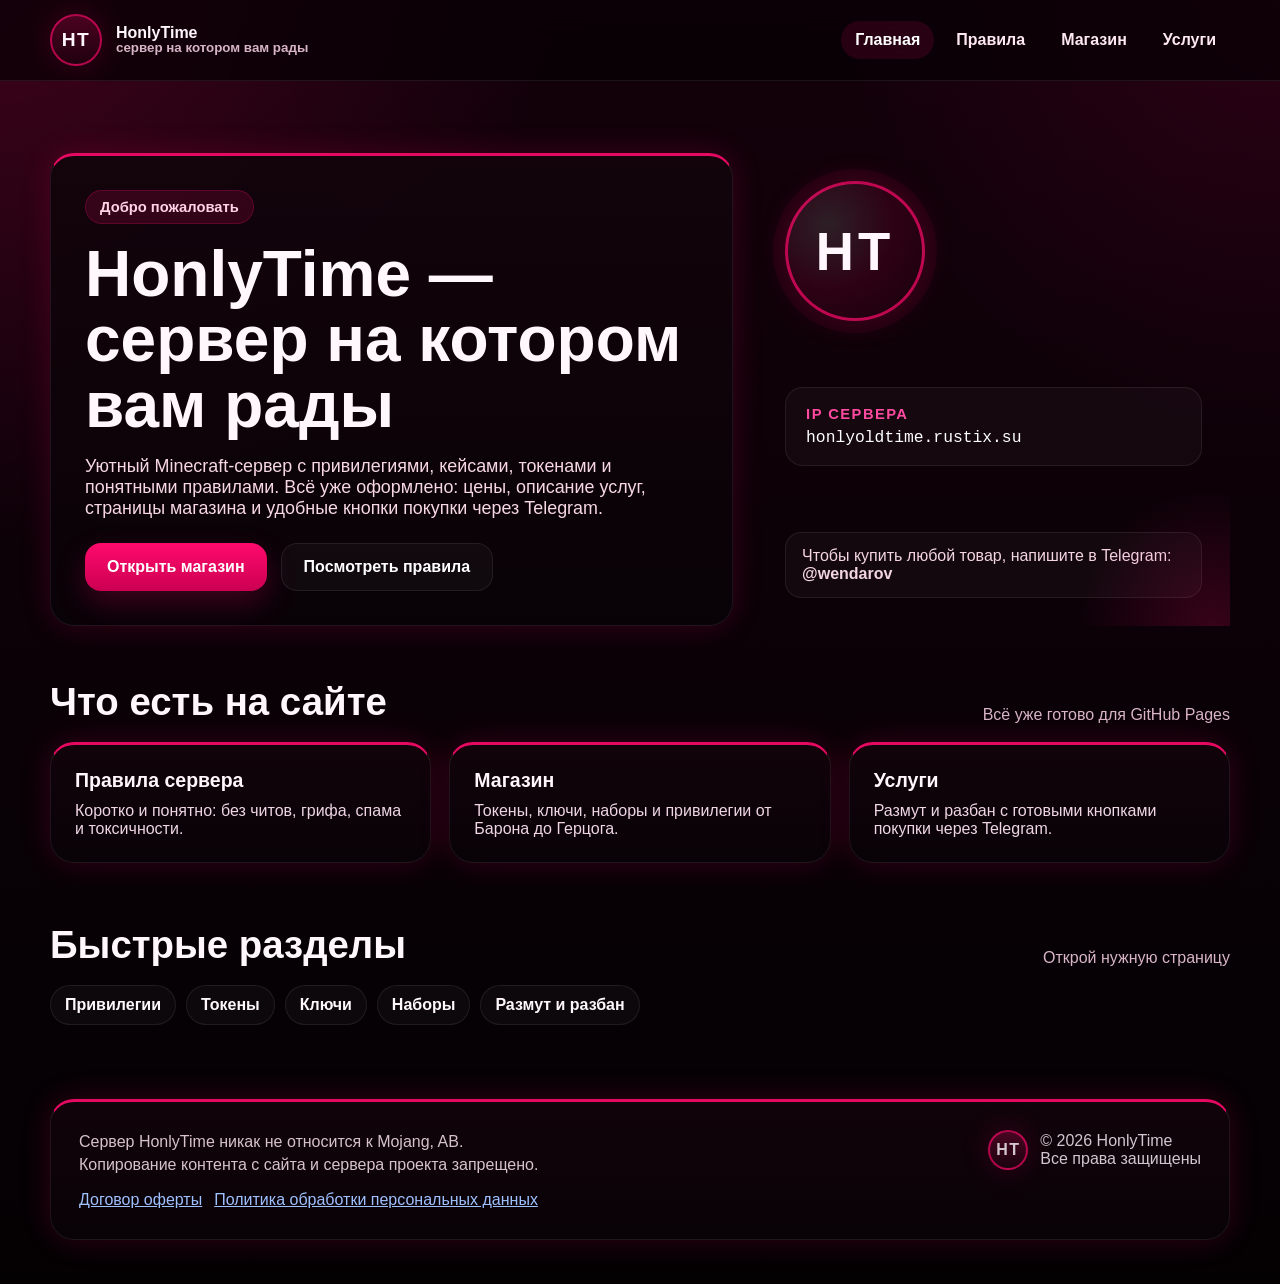
<file: index.html>
<!DOCTYPE html>
<html lang="ru">
<head>
  <meta charset="UTF-8">
  <meta name="viewport" content="width=device-width, initial-scale=1.0">
  <title>HonlyTime — сервер на котором вам рады</title>
  <link rel="stylesheet" href="styles.css">
</head>
<body>
  <header class="site-header">
    <div class="container nav">
      <a class="brand" href="index.html">
        <span class="logo">HT</span>
        <span class="brand-text"><strong>HonlyTime</strong><small>сервер на котором вам рады</small></span>
      </a>
      <nav>
        <a class="active" href="index.html">Главная</a>
        <a href="rules.html">Правила</a>
        <a href="shop.html">Магазин</a>
        <a href="services.html">Услуги</a>
      </nav>
    </div>
  </header>

  <main class="container">
    <section class="hero">
      <div class="hero-card">
        <span class="kicker">Добро пожаловать</span>
        <h1>HonlyTime — сервер на котором вам рады</h1>
        <p>Уютный Minecraft-сервер с привилегиями, кейсами, токенами и понятными правилами. Всё уже оформлено: цены, описание услуг, страницы магазина и удобные кнопки покупки через Telegram.</p>
        <div class="hero-actions">
          <a class="btn btn-primary" href="shop.html">Открыть магазин</a>
          <a class="btn btn-secondary" href="rules.html">Посмотреть правила</a>
        </div>
      </div>
      <aside class="hero-side">
        <div class="big-logo">HT</div>
        <div class="ip-box">
          <strong>IP сервера</strong>
          <code>honlyoldtime.rustix.su</code>
        </div>
        <div class="notice">Чтобы купить любой товар, напишите в Telegram: <strong>@wendarov</strong></div>
      </aside>
    </section>

    <section class="section">
      <div class="section-title">
        <h2>Что есть на сайте</h2>
        <p>Всё уже готово для GitHub Pages</p>
      </div>
      <div class="grid-3">
        <article class="card">
          <h3>Правила сервера</h3>
          <p>Коротко и понятно: без читов, грифа, спама и токсичности.</p>
        </article>
        <article class="card">
          <h3>Магазин</h3>
          <p>Токены, ключи, наборы и привилегии от Барона до Герцога.</p>
        </article>
        <article class="card">
          <h3>Услуги</h3>
          <p>Размут и разбан с готовыми кнопками покупки через Telegram.</p>
        </article>
      </div>
    </section>

    <section class="section">
      <div class="section-title">
        <h2>Быстрые разделы</h2>
        <p>Открой нужную страницу</p>
      </div>
      <div class="anchor-list">
        <a href="shop.html#privileges">Привилегии</a>
        <a href="shop.html#tokens">Токены</a>
        <a href="shop.html#keys">Ключи</a>
        <a href="shop.html#bundles">Наборы</a>
        <a href="services.html">Размут и разбан</a>
      </div>
    </section>
  </main>

  <footer class="footer-wrap">
    <div class="container footer-shell">
      <div class="footer-grid">
        <div class="copy-note">
          <div>Сервер HonlyTime никак не относится к Mojang, AB.</div>
          <div>Копирование контента с сайта и сервера проекта запрещено.</div>
          <div class="footer-links"><a href="rules.html">Договор оферты</a><a href="rules.html">Политика обработки персональных данных</a></div>
        </div>
        <div class="footer-brand">
          <span class="logo small">HT</span>
          <div>© 2026 HonlyTime<br>Все права защищены</div>
        </div>
      </div>
    </div>
  </footer>

  <div class="modal" id="buyModal">
    <div class="modal-card">
      <h3 id="modalTitle">Покупка</h3>
      <p id="modalText">Чтобы купить, напишите в Telegram — @wendarov</p>
      <div class="modal-actions">
        <a class="telegram-link" href="https://t.me/wendarov" target="_blank" rel="noopener noreferrer">Открыть Telegram</a>
        <button class="btn btn-secondary" data-close>Закрыть</button>
      </div>
    </div>
  </div>
  <script src="script.js"></script>
</body>
</html>
</file>
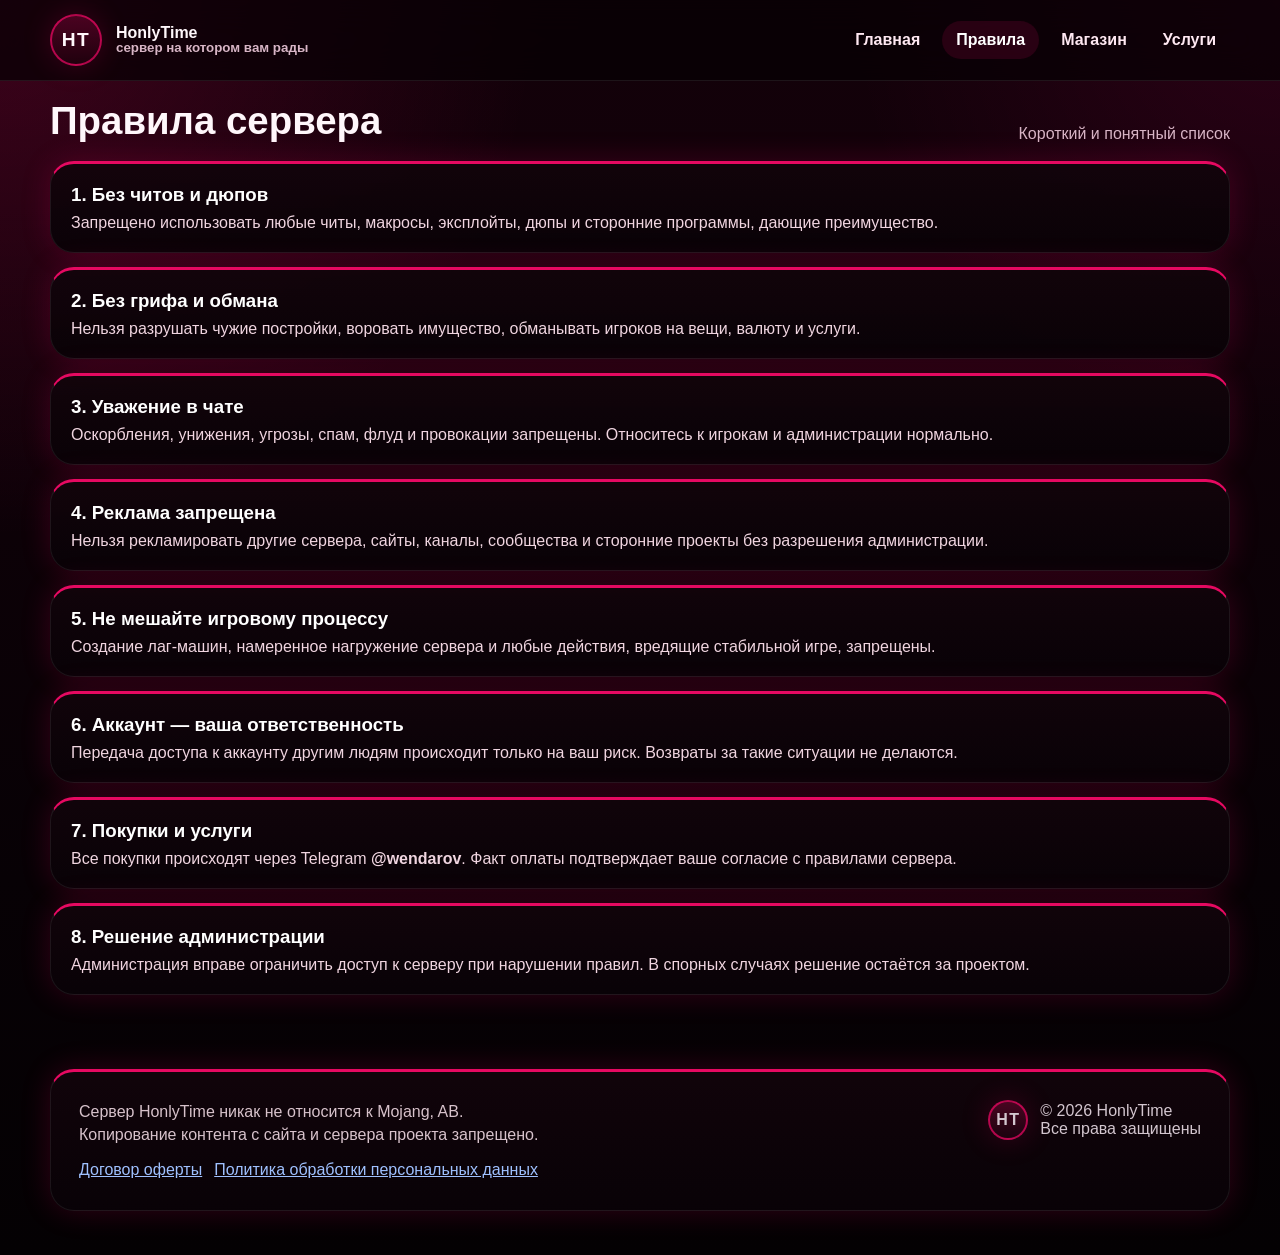
<file: rules.html>
<!DOCTYPE html>
<html lang="ru">
<head>
  <meta charset="UTF-8">
  <meta name="viewport" content="width=device-width, initial-scale=1.0">
  <title>HonlyTime — Правила</title>
  <link rel="stylesheet" href="styles.css">
</head>
<body>
  <header class="site-header">
    <div class="container nav">
      <a class="brand" href="index.html">
        <span class="logo">HT</span>
        <span class="brand-text"><strong>HonlyTime</strong><small>сервер на котором вам рады</small></span>
      </a>
      <nav>
        <a href="index.html">Главная</a>
        <a class="active" href="rules.html">Правила</a>
        <a href="shop.html">Магазин</a>
        <a href="services.html">Услуги</a>
      </nav>
    </div>
  </header>

  <main class="container section">
    <div class="section-title">
      <h2>Правила сервера</h2>
      <p>Короткий и понятный список</p>
    </div>
    <div class="rule-list">
      <article class="rule-card"><h3>1. Без читов и дюпов</h3><p>Запрещено использовать любые читы, макросы, эксплойты, дюпы и сторонние программы, дающие преимущество.</p></article>
      <article class="rule-card"><h3>2. Без грифа и обмана</h3><p>Нельзя разрушать чужие постройки, воровать имущество, обманывать игроков на вещи, валюту и услуги.</p></article>
      <article class="rule-card"><h3>3. Уважение в чате</h3><p>Оскорбления, унижения, угрозы, спам, флуд и провокации запрещены. Относитесь к игрокам и администрации нормально.</p></article>
      <article class="rule-card"><h3>4. Реклама запрещена</h3><p>Нельзя рекламировать другие сервера, сайты, каналы, сообщества и сторонние проекты без разрешения администрации.</p></article>
      <article class="rule-card"><h3>5. Не мешайте игровому процессу</h3><p>Создание лаг-машин, намеренное нагружение сервера и любые действия, вредящие стабильной игре, запрещены.</p></article>
      <article class="rule-card"><h3>6. Аккаунт — ваша ответственность</h3><p>Передача доступа к аккаунту другим людям происходит только на ваш риск. Возвраты за такие ситуации не делаются.</p></article>
      <article class="rule-card"><h3>7. Покупки и услуги</h3><p>Все покупки происходят через Telegram <strong>@wendarov</strong>. Факт оплаты подтверждает ваше согласие с правилами сервера.</p></article>
      <article class="rule-card"><h3>8. Решение администрации</h3><p>Администрация вправе ограничить доступ к серверу при нарушении правил. В спорных случаях решение остаётся за проектом.</p></article>
    </div>
  </main>

  <footer class="footer-wrap">
    <div class="container footer-shell">
      <div class="footer-grid">
        <div class="copy-note">
          <div>Сервер HonlyTime никак не относится к Mojang, AB.</div>
          <div>Копирование контента с сайта и сервера проекта запрещено.</div>
          <div class="footer-links"><a href="rules.html">Договор оферты</a><a href="rules.html">Политика обработки персональных данных</a></div>
        </div>
        <div class="footer-brand">
          <span class="logo small">HT</span>
          <div>© 2026 HonlyTime<br>Все права защищены</div>
        </div>
      </div>
    </div>
  </footer>
  <script src="script.js"></script>
</body>
</html>
</file>
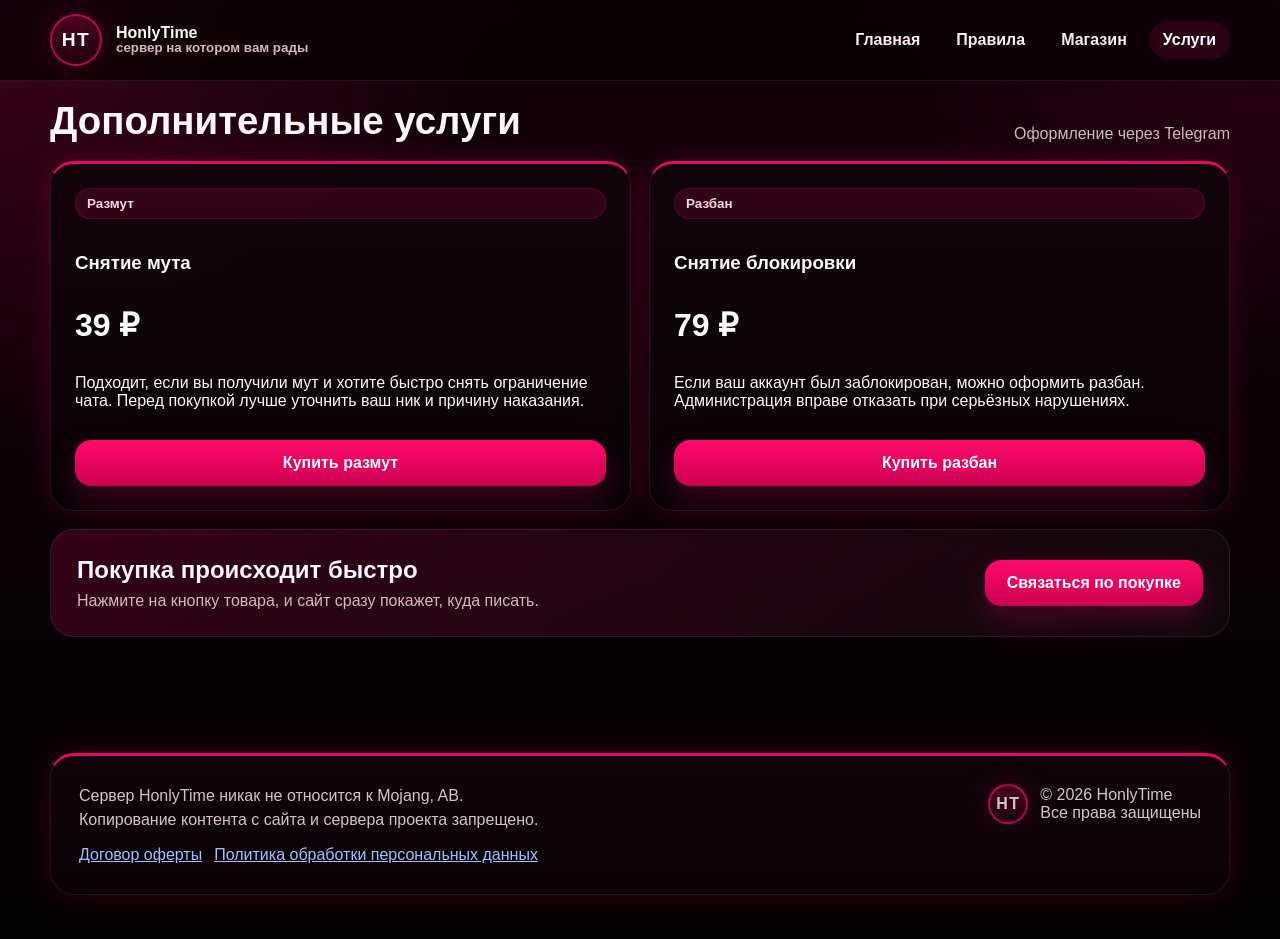
<file: services.html>
<!DOCTYPE html>
<html lang="ru">
<head>
  <meta charset="UTF-8">
  <meta name="viewport" content="width=device-width, initial-scale=1.0">
  <title>HonlyTime — Услуги</title>
  <link rel="stylesheet" href="styles.css">
</head>
<body>
  <header class="site-header">
    <div class="container nav">
      <a class="brand" href="index.html">
        <span class="logo">HT</span>
        <span class="brand-text"><strong>HonlyTime</strong><small>сервер на котором вам рады</small></span>
      </a>
      <nav>
        <a href="index.html">Главная</a>
        <a href="rules.html">Правила</a>
        <a href="shop.html">Магазин</a>
        <a class="active" href="services.html">Услуги</a>
      </nav>
    </div>
  </header>

  <main class="container section">
    <div class="section-title">
      <h2>Дополнительные услуги</h2>
      <p>Оформление через Telegram</p>
    </div>

    <div class="service-grid">
      <article class="service-card">
        <span class="badge">Размут</span>
        <h3>Снятие мута</h3>
        <div class="price">39 ₽</div>
        <p>Подходит, если вы получили мут и хотите быстро снять ограничение чата. Перед покупкой лучше уточнить ваш ник и причину наказания.</p>
        <button class="btn btn-primary" data-buy="Размут">Купить размут</button>
      </article>
      <article class="service-card">
        <span class="badge">Разбан</span>
        <h3>Снятие блокировки</h3>
        <div class="price">79 ₽</div>
        <p>Если ваш аккаунт был заблокирован, можно оформить разбан. Администрация вправе отказать при серьёзных нарушениях.</p>
        <button class="btn btn-primary" data-buy="Разбан">Купить разбан</button>
      </article>
    </div>

    <section class="section">
      <div class="cta-banner">
        <div>
          <h2 style="margin:0 0 8px">Покупка происходит быстро</h2>
          <div class="muted">Нажмите на кнопку товара, и сайт сразу покажет, куда писать.</div>
        </div>
        <button class="btn btn-primary" data-buy="Любая услуга">Связаться по покупке</button>
      </div>
    </section>
  </main>

  <footer class="footer-wrap">
    <div class="container footer-shell">
      <div class="footer-grid">
        <div class="copy-note">
          <div>Сервер HonlyTime никак не относится к Mojang, AB.</div>
          <div>Копирование контента с сайта и сервера проекта запрещено.</div>
          <div class="footer-links"><a href="rules.html">Договор оферты</a><a href="rules.html">Политика обработки персональных данных</a></div>
        </div>
        <div class="footer-brand">
          <span class="logo small">HT</span>
          <div>© 2026 HonlyTime<br>Все права защищены</div>
        </div>
      </div>
    </div>
  </footer>

  <div class="modal" id="buyModal">
    <div class="modal-card">
      <h3 id="modalTitle">Покупка</h3>
      <p id="modalText">Чтобы купить, напишите в Telegram — @wendarov</p>
      <div class="modal-actions">
        <a class="telegram-link" href="https://t.me/wendarov" target="_blank" rel="noopener noreferrer">Открыть Telegram</a>
        <button class="btn btn-secondary" data-close>Закрыть</button>
      </div>
    </div>
  </div>
  <script src="script.js"></script>
</body>
</html>
</file>
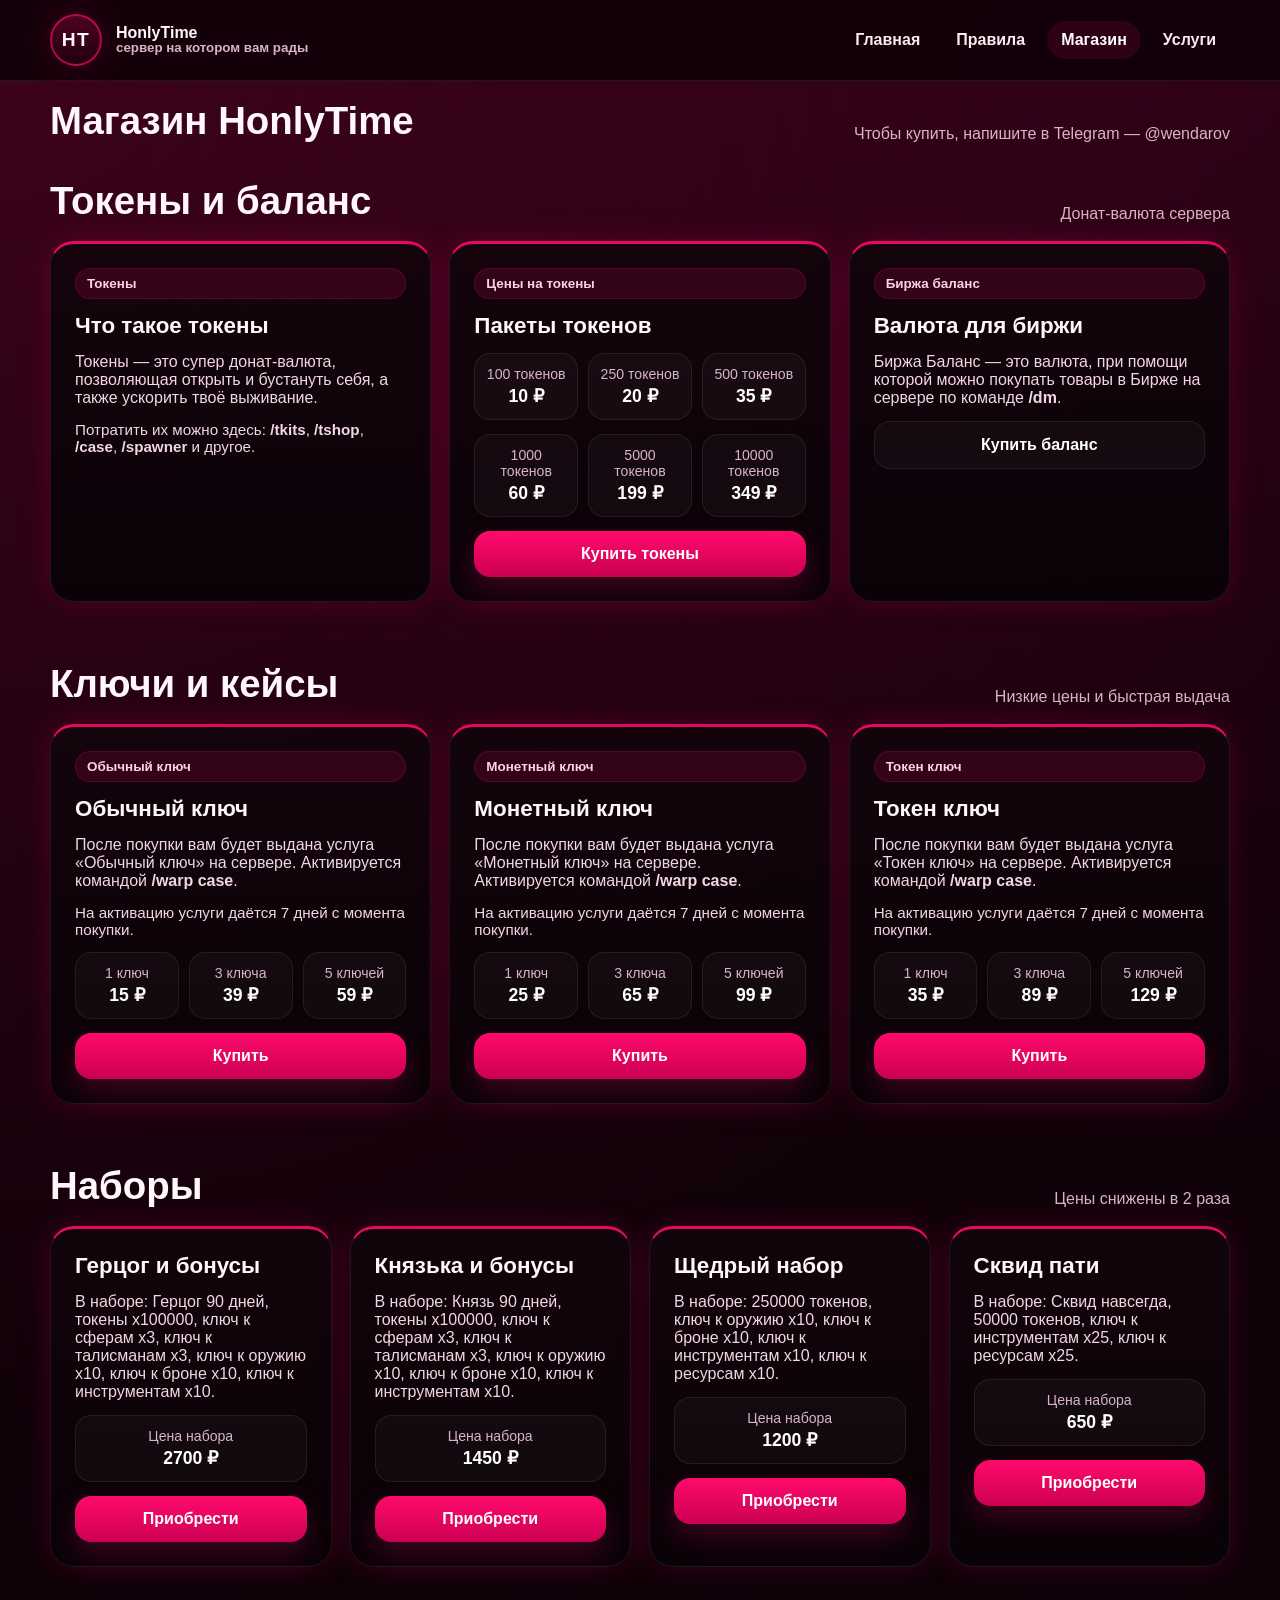
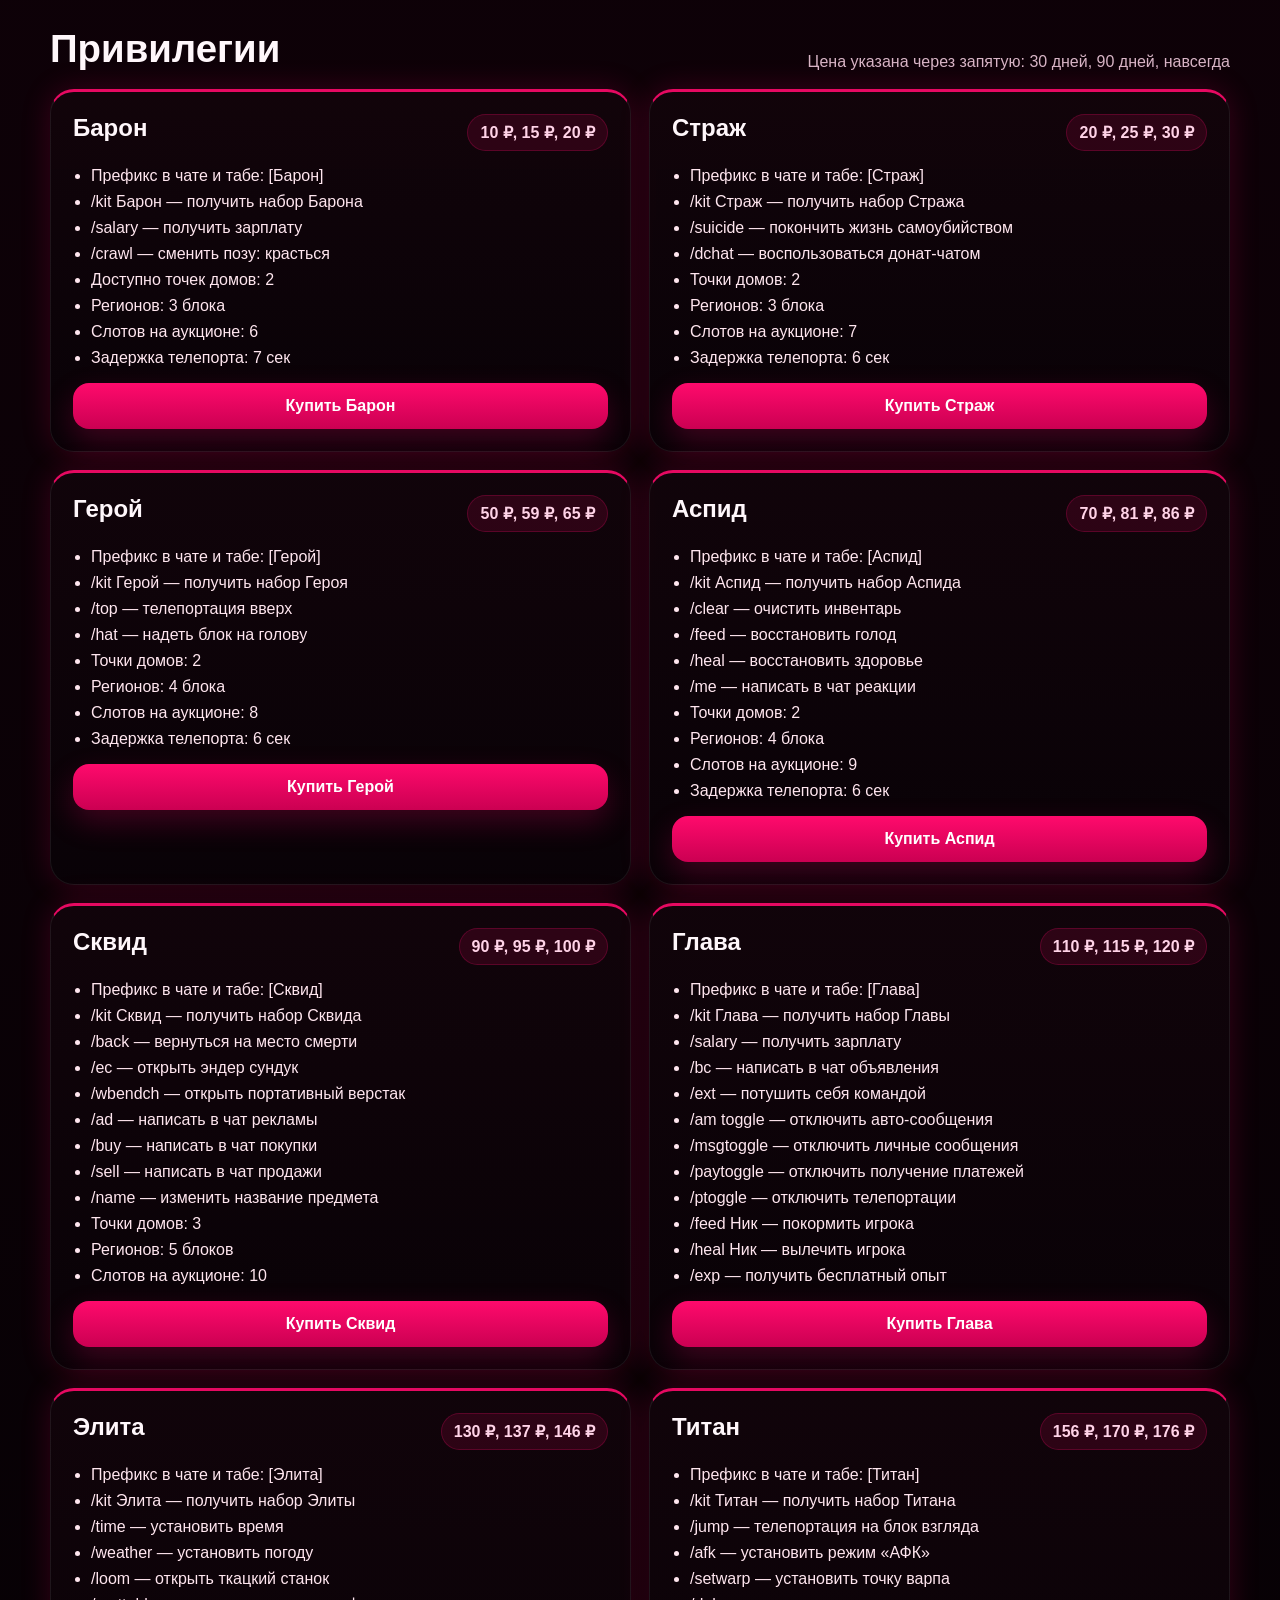
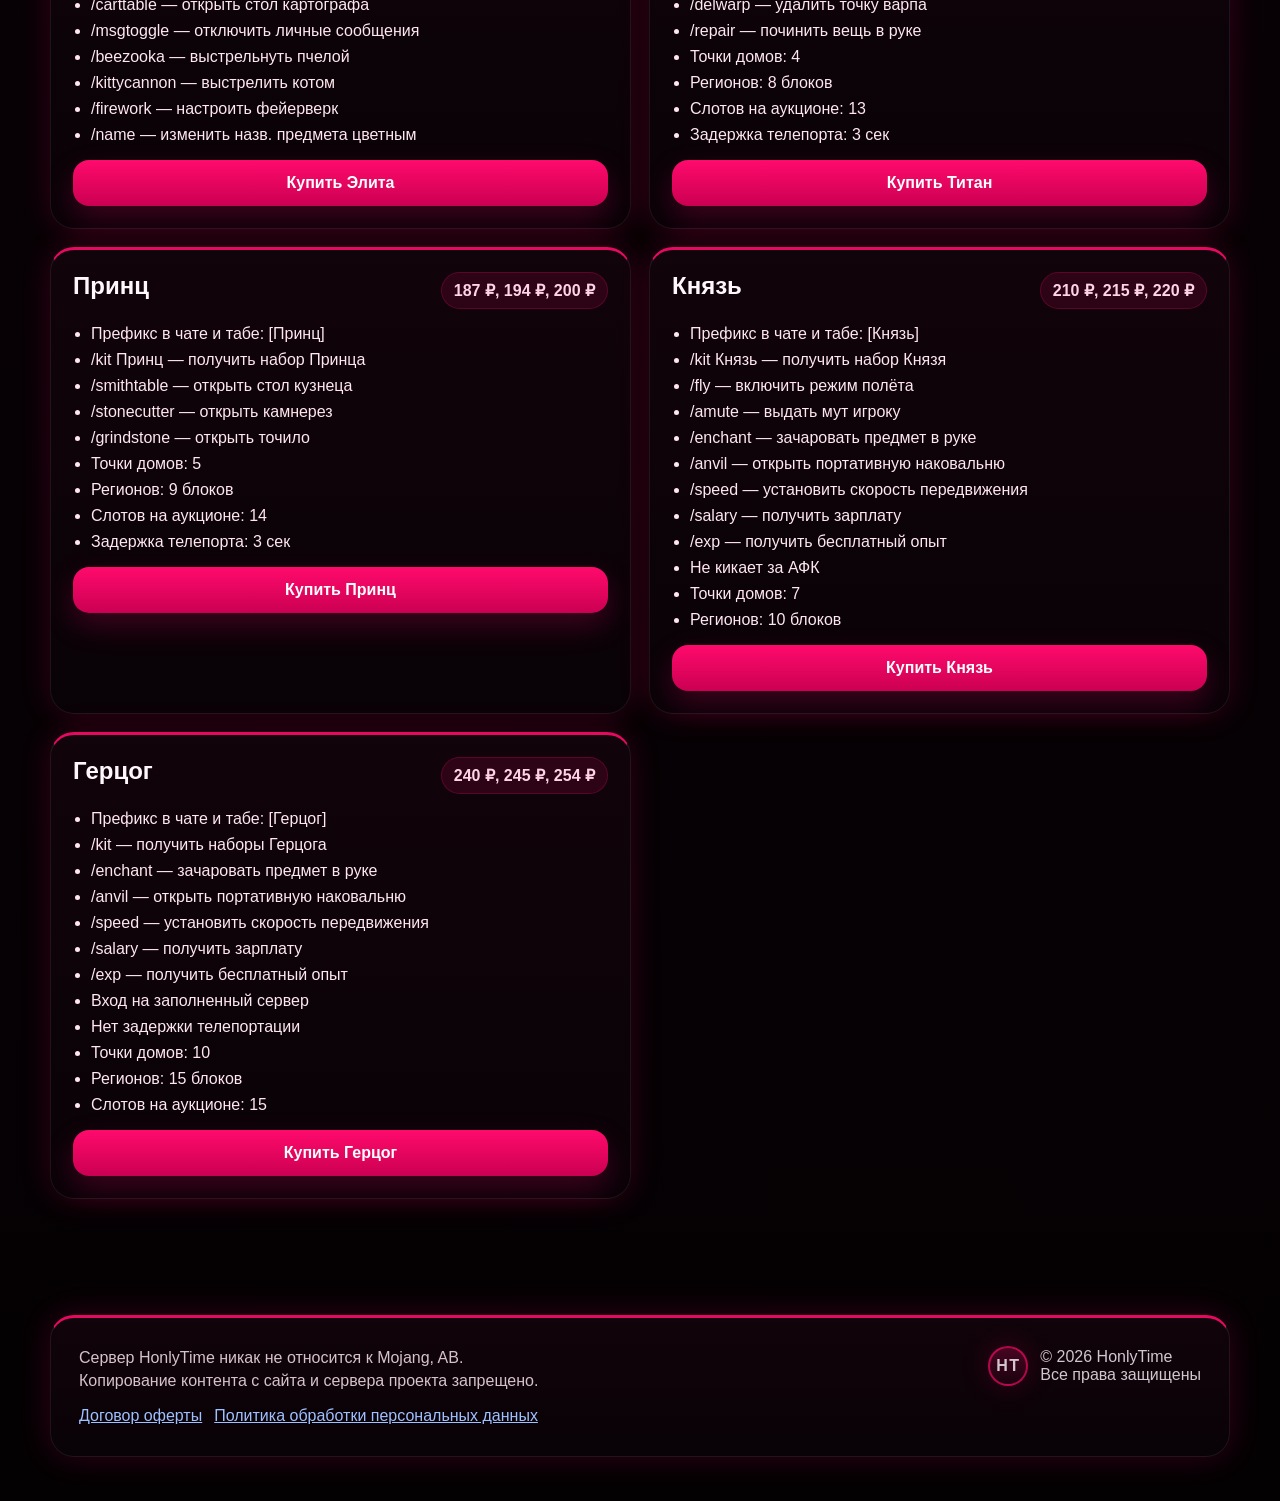
<file: shop.html>
<!DOCTYPE html>
<html lang="ru">
<head>
  <meta charset="UTF-8">
  <meta name="viewport" content="width=device-width, initial-scale=1.0">
  <title>HonlyTime — Магазин</title>
  <link rel="stylesheet" href="styles.css">
</head>
<body>
  <header class="site-header">
    <div class="container nav">
      <a class="brand" href="index.html">
        <span class="logo">HT</span>
        <span class="brand-text"><strong>HonlyTime</strong><small>сервер на котором вам рады</small></span>
      </a>
      <nav>
        <a href="index.html">Главная</a>
        <a href="rules.html">Правила</a>
        <a class="active" href="shop.html">Магазин</a>
        <a href="services.html">Услуги</a>
      </nav>
    </div>
  </header>

  <main class="container section">
    <div class="section-title">
      <h2>Магазин HonlyTime</h2>
      <p>Чтобы купить, напишите в Telegram — @wendarov</p>
    </div>

    <section id="tokens" class="section">
      <div class="section-title">
        <h2>Токены и баланс</h2>
        <p>Донат-валюта сервера</p>
      </div>
      <div class="catalog-grid">
        <article class="price-card">
          <span class="badge">Токены</span>
          <h3>Что такое токены</h3>
          <p>Токены — это супер донат-валюта, позволяющая открыть и бустануть себя, а также ускорить твоё выживание.</p>
          <p class="small-note">Потратить их можно здесь: <strong>/tkits</strong>, <strong>/tshop</strong>, <strong>/case</strong>, <strong>/spawner</strong> и другое.</p>
        </article>
        <article class="price-card">
          <span class="badge">Цены на токены</span>
          <h3>Пакеты токенов</h3>
          <div class="price-row">
            <div class="price-chip"><span>100 токенов</span><strong>10 ₽</strong></div>
            <div class="price-chip"><span>250 токенов</span><strong>20 ₽</strong></div>
            <div class="price-chip"><span>500 токенов</span><strong>35 ₽</strong></div>
          </div>
          <div class="price-row">
            <div class="price-chip"><span>1000 токенов</span><strong>60 ₽</strong></div>
            <div class="price-chip"><span>5000 токенов</span><strong>199 ₽</strong></div>
            <div class="price-chip"><span>10000 токенов</span><strong>349 ₽</strong></div>
          </div>
          <button class="btn btn-primary" data-buy="Токены">Купить токены</button>
        </article>
        <article class="price-card">
          <span class="badge">Биржа баланс</span>
          <h3>Валюта для биржи</h3>
          <p>Биржа Баланс — это валюта, при помощи которой можно покупать товары в Бирже на сервере по команде <strong>/dm</strong>.</p>
          <button class="btn btn-secondary" data-buy="Биржа баланс">Купить баланс</button>
        </article>
      </div>
    </section>

    <section id="keys" class="section">
      <div class="section-title">
        <h2>Ключи и кейсы</h2>
        <p>Низкие цены и быстрая выдача</p>
      </div>
      <div class="catalog-grid">
        <article class="price-card">
          <span class="badge">Обычный ключ</span>
          <h3>Обычный ключ</h3>
          <p>После покупки вам будет выдана услуга «Обычный ключ» на сервере. Активируется командой <strong>/warp case</strong>.</p>
          <p class="small-note">На активацию услуги даётся 7 дней с момента покупки.</p>
          <div class="price-row"><div class="price-chip"><span>1 ключ</span><strong>15 ₽</strong></div><div class="price-chip"><span>3 ключа</span><strong>39 ₽</strong></div><div class="price-chip"><span>5 ключей</span><strong>59 ₽</strong></div></div>
          <button class="btn btn-primary" data-buy="Обычный ключ">Купить</button>
        </article>
        <article class="price-card">
          <span class="badge">Монетный ключ</span>
          <h3>Монетный ключ</h3>
          <p>После покупки вам будет выдана услуга «Монетный ключ» на сервере. Активируется командой <strong>/warp case</strong>.</p>
          <p class="small-note">На активацию услуги даётся 7 дней с момента покупки.</p>
          <div class="price-row"><div class="price-chip"><span>1 ключ</span><strong>25 ₽</strong></div><div class="price-chip"><span>3 ключа</span><strong>65 ₽</strong></div><div class="price-chip"><span>5 ключей</span><strong>99 ₽</strong></div></div>
          <button class="btn btn-primary" data-buy="Монетный ключ">Купить</button>
        </article>
        <article class="price-card">
          <span class="badge">Токен ключ</span>
          <h3>Токен ключ</h3>
          <p>После покупки вам будет выдана услуга «Токен ключ» на сервере. Активируется командой <strong>/warp case</strong>.</p>
          <p class="small-note">На активацию услуги даётся 7 дней с момента покупки.</p>
          <div class="price-row"><div class="price-chip"><span>1 ключ</span><strong>35 ₽</strong></div><div class="price-chip"><span>3 ключа</span><strong>89 ₽</strong></div><div class="price-chip"><span>5 ключей</span><strong>129 ₽</strong></div></div>
          <button class="btn btn-primary" data-buy="Токен ключ">Купить</button>
        </article>
      </div>
    </section>

    <section id="bundles" class="section">
      <div class="section-title">
        <h2>Наборы</h2>
        <p>Цены снижены в 2 раза</p>
      </div>
      <div class="grid-4">
        <article class="price-card">
          <h3>Герцог и бонусы</h3>
          <p>В наборе: Герцог 90 дней, токены x100000, ключ к сферам x3, ключ к талисманам x3, ключ к оружию x10, ключ к броне x10, ключ к инструментам x10.</p>
          <div class="price-chip"><span>Цена набора</span><strong>2700 ₽</strong></div>
          <button class="btn btn-primary" data-buy="Набор Герцог и бонусы">Приобрести</button>
        </article>
        <article class="price-card">
          <h3>Князька и бонусы</h3>
          <p>В наборе: Князь 90 дней, токены x100000, ключ к сферам x3, ключ к талисманам x3, ключ к оружию x10, ключ к броне x10, ключ к инструментам x10.</p>
          <div class="price-chip"><span>Цена набора</span><strong>1450 ₽</strong></div>
          <button class="btn btn-primary" data-buy="Набор Князька и бонусы">Приобрести</button>
        </article>
        <article class="price-card">
          <h3>Щедрый набор</h3>
          <p>В наборе: 250000 токенов, ключ к оружию x10, ключ к броне x10, ключ к инструментам x10, ключ к ресурсам x10.</p>
          <div class="price-chip"><span>Цена набора</span><strong>1200 ₽</strong></div>
          <button class="btn btn-primary" data-buy="Щедрый набор">Приобрести</button>
        </article>
        <article class="price-card">
          <h3>Сквид пати</h3>
          <p>В наборе: Сквид навсегда, 50000 токенов, ключ к инструментам x25, ключ к ресурсам x25.</p>
          <div class="price-chip"><span>Цена набора</span><strong>650 ₽</strong></div>
          <button class="btn btn-primary" data-buy="Сквид пати">Приобрести</button>
        </article>
      </div>
    </section>

    <section id="privileges" class="section">
      <div class="section-title">
        <h2>Привилегии</h2>
        <p>Цена указана через запятую: 30 дней, 90 дней, навсегда</p>
      </div>
      <div class="price-grid">
        <article class="rank-card">
          <div class="rank-top"><div class="rank-name">Барон</div><div class="rank-tag">10 ₽, 15 ₽, 20 ₽</div></div>
          <ul class="features"><li>Префикс в чате и табе: [Барон]</li><li>/kit Барон — получить набор Барона</li><li>/salary — получить зарплату</li><li>/crawl — сменить позу: красться</li><li>Доступно точек домов: 2</li><li>Регионов: 3 блока</li><li>Слотов на аукционе: 6</li><li>Задержка телепорта: 7 сек</li></ul>
          <button class="btn btn-primary" data-buy="Барон">Купить Барон</button>
        </article>
        <article class="rank-card">
          <div class="rank-top"><div class="rank-name">Страж</div><div class="rank-tag">20 ₽, 25 ₽, 30 ₽</div></div>
          <ul class="features"><li>Префикс в чате и табе: [Страж]</li><li>/kit Страж — получить набор Стража</li><li>/suicide — покончить жизнь самоубийством</li><li>/dchat — воспользоваться донат-чатом</li><li>Точки домов: 2</li><li>Регионов: 3 блока</li><li>Слотов на аукционе: 7</li><li>Задержка телепорта: 6 сек</li></ul>
          <button class="btn btn-primary" data-buy="Страж">Купить Страж</button>
        </article>
        <article class="rank-card">
          <div class="rank-top"><div class="rank-name">Герой</div><div class="rank-tag">50 ₽, 59 ₽, 65 ₽</div></div>
          <ul class="features"><li>Префикс в чате и табе: [Герой]</li><li>/kit Герой — получить набор Героя</li><li>/top — телепортация вверх</li><li>/hat — надеть блок на голову</li><li>Точки домов: 2</li><li>Регионов: 4 блока</li><li>Слотов на аукционе: 8</li><li>Задержка телепорта: 6 сек</li></ul>
          <button class="btn btn-primary" data-buy="Герой">Купить Герой</button>
        </article>
        <article class="rank-card">
          <div class="rank-top"><div class="rank-name">Аспид</div><div class="rank-tag">70 ₽, 81 ₽, 86 ₽</div></div>
          <ul class="features"><li>Префикс в чате и табе: [Аспид]</li><li>/kit Аспид — получить набор Аспида</li><li>/clear — очистить инвентарь</li><li>/feed — восстановить голод</li><li>/heal — восстановить здоровье</li><li>/me — написать в чат реакции</li><li>Точки домов: 2</li><li>Регионов: 4 блока</li><li>Слотов на аукционе: 9</li><li>Задержка телепорта: 6 сек</li></ul>
          <button class="btn btn-primary" data-buy="Аспид">Купить Аспид</button>
        </article>
        <article class="rank-card">
          <div class="rank-top"><div class="rank-name">Сквид</div><div class="rank-tag">90 ₽, 95 ₽, 100 ₽</div></div>
          <ul class="features"><li>Префикс в чате и табе: [Сквид]</li><li>/kit Сквид — получить набор Сквида</li><li>/back — вернуться на место смерти</li><li>/ec — открыть эндер сундук</li><li>/wbendch — открыть портативный верстак</li><li>/ad — написать в чат рекламы</li><li>/buy — написать в чат покупки</li><li>/sell — написать в чат продажи</li><li>/name — изменить название предмета</li><li>Точки домов: 3</li><li>Регионов: 5 блоков</li><li>Слотов на аукционе: 10</li></ul>
          <button class="btn btn-primary" data-buy="Сквид">Купить Сквид</button>
        </article>
        <article class="rank-card">
          <div class="rank-top"><div class="rank-name">Глава</div><div class="rank-tag">110 ₽, 115 ₽, 120 ₽</div></div>
          <ul class="features"><li>Префикс в чате и табе: [Глава]</li><li>/kit Глава — получить набор Главы</li><li>/salary — получить зарплату</li><li>/bc — написать в чат объявления</li><li>/ext — потушить себя командой</li><li>/am toggle — отключить авто-сообщения</li><li>/msgtoggle — отключить личные сообщения</li><li>/paytoggle — отключить получение платежей</li><li>/ptoggle — отключить телепортации</li><li>/feed Ник — покормить игрока</li><li>/heal Ник — вылечить игрока</li><li>/exp — получить бесплатный опыт</li></ul>
          <button class="btn btn-primary" data-buy="Глава">Купить Глава</button>
        </article>
        <article class="rank-card">
          <div class="rank-top"><div class="rank-name">Элита</div><div class="rank-tag">130 ₽, 137 ₽, 146 ₽</div></div>
          <ul class="features"><li>Префикс в чате и табе: [Элита]</li><li>/kit Элита — получить набор Элиты</li><li>/time — установить время</li><li>/weather — установить погоду</li><li>/loom — открыть ткацкий станок</li><li>/carttable — открыть стол картографа</li><li>/msgtoggle — отключить личные сообщения</li><li>/beezooka — выстрельнуть пчелой</li><li>/kittycannon — выстрелить котом</li><li>/firework — настроить фейерверк</li><li>/name — изменить назв. предмета цветным</li></ul>
          <button class="btn btn-primary" data-buy="Элита">Купить Элита</button>
        </article>
        <article class="rank-card">
          <div class="rank-top"><div class="rank-name">Титан</div><div class="rank-tag">156 ₽, 170 ₽, 176 ₽</div></div>
          <ul class="features"><li>Префикс в чате и табе: [Титан]</li><li>/kit Титан — получить набор Титана</li><li>/jump — телепортация на блок взгляда</li><li>/afk — установить режим «АФК»</li><li>/setwarp — установить точку варпа</li><li>/delwarp — удалить точку варпа</li><li>/repair — починить вещь в руке</li><li>Точки домов: 4</li><li>Регионов: 8 блоков</li><li>Слотов на аукционе: 13</li><li>Задержка телепорта: 3 сек</li></ul>
          <button class="btn btn-primary" data-buy="Титан">Купить Титан</button>
        </article>
        <article class="rank-card">
          <div class="rank-top"><div class="rank-name">Принц</div><div class="rank-tag">187 ₽, 194 ₽, 200 ₽</div></div>
          <ul class="features"><li>Префикс в чате и табе: [Принц]</li><li>/kit Принц — получить набор Принца</li><li>/smithtable — открыть стол кузнеца</li><li>/stonecutter — открыть камнерез</li><li>/grindstone — открыть точило</li><li>Точки домов: 5</li><li>Регионов: 9 блоков</li><li>Слотов на аукционе: 14</li><li>Задержка телепорта: 3 сек</li></ul>
          <button class="btn btn-primary" data-buy="Принц">Купить Принц</button>
        </article>
        <article class="rank-card">
          <div class="rank-top"><div class="rank-name">Князь</div><div class="rank-tag">210 ₽, 215 ₽, 220 ₽</div></div>
          <ul class="features"><li>Префикс в чате и табе: [Князь]</li><li>/kit Князь — получить набор Князя</li><li>/fly — включить режим полёта</li><li>/amute — выдать мут игроку</li><li>/enchant — зачаровать предмет в руке</li><li>/anvil — открыть портативную наковальню</li><li>/speed — установить скорость передвижения</li><li>/salary — получить зарплату</li><li>/exp — получить бесплатный опыт</li><li>Не кикает за АФК</li><li>Точки домов: 7</li><li>Регионов: 10 блоков</li></ul>
          <button class="btn btn-primary" data-buy="Князь">Купить Князь</button>
        </article>
        <article class="rank-card">
          <div class="rank-top"><div class="rank-name">Герцог</div><div class="rank-tag">240 ₽, 245 ₽, 254 ₽</div></div>
          <ul class="features"><li>Префикс в чате и табе: [Герцог]</li><li>/kit — получить наборы Герцога</li><li>/enchant — зачаровать предмет в руке</li><li>/anvil — открыть портативную наковальню</li><li>/speed — установить скорость передвижения</li><li>/salary — получить зарплату</li><li>/exp — получить бесплатный опыт</li><li>Вход на заполненный сервер</li><li>Нет задержки телепортации</li><li>Точки домов: 10</li><li>Регионов: 15 блоков</li><li>Слотов на аукционе: 15</li></ul>
          <button class="btn btn-primary" data-buy="Герцог">Купить Герцог</button>
        </article>
      </div>
    </section>
  </main>

  <footer class="footer-wrap">
    <div class="container footer-shell">
      <div class="footer-grid">
        <div class="copy-note">
          <div>Сервер HonlyTime никак не относится к Mojang, AB.</div>
          <div>Копирование контента с сайта и сервера проекта запрещено.</div>
          <div class="footer-links"><a href="rules.html">Договор оферты</a><a href="rules.html">Политика обработки персональных данных</a></div>
        </div>
        <div class="footer-brand">
          <span class="logo small">HT</span>
          <div>© 2026 HonlyTime<br>Все права защищены</div>
        </div>
      </div>
    </div>
  </footer>

  <div class="modal" id="buyModal">
    <div class="modal-card">
      <h3 id="modalTitle">Покупка</h3>
      <p id="modalText">Чтобы купить, напишите в Telegram — @wendarov</p>
      <div class="modal-actions">
        <a class="telegram-link" href="https://t.me/wendarov" target="_blank" rel="noopener noreferrer">Открыть Telegram</a>
        <button class="btn btn-secondary" data-close>Закрыть</button>
      </div>
    </div>
  </div>
  <script src="script.js"></script>
</body>
</html>
</file>
<file: styles.css>
:root{
  --bg:#090109;
  --bg2:#14010a;
  --card:#10030b;
  --card2:#150712;
  --accent:#ff0a6c;
  --accent2:#ff4aa0;
  --text:#fff7fb;
  --muted:#d8b5c6;
  --line:rgba(255,255,255,.08);
  --glow:0 0 30px rgba(255,10,108,.18);
}
*{box-sizing:border-box}
html{scroll-behavior:smooth}
body{
  margin:0;
  font-family: Inter, Arial, Helvetica, sans-serif;
  color:var(--text);
  background:
    radial-gradient(circle at top left, rgba(255,10,108,.18), transparent 30%),
    radial-gradient(circle at top right, rgba(255,0,128,.1), transparent 24%),
    linear-gradient(180deg, #14010a 0%, #070105 70%, #040103 100%);
  min-height:100vh;
}
a{color:inherit;text-decoration:none}
.container{width:min(1180px, calc(100% - 32px)); margin:0 auto}
.site-header{
  position:sticky;top:0;z-index:20;
  backdrop-filter: blur(18px);
  background:rgba(7,1,5,.74);
  border-bottom:1px solid var(--line);
}
.nav{display:flex;align-items:center;justify-content:space-between;gap:18px;padding:14px 0}
.brand{display:flex;align-items:center;gap:14px;font-weight:800}
.logo{
  width:52px;height:52px;border-radius:50%;display:grid;place-items:center;
  font-size:1.2rem;font-weight:900;letter-spacing:.08em;
  background:linear-gradient(180deg, rgba(255,10,108,.24), rgba(255,10,108,.06));
  border:2px solid rgba(255,10,108,.65);box-shadow:var(--glow);
}
.logo.small{width:40px;height:40px;font-size:1rem}
.brand-text{display:flex;flex-direction:column;line-height:1.05}
.brand-text small{font-weight:600;color:var(--muted)}
.nav nav{display:flex;flex-wrap:wrap;gap:8px}
.nav nav a{padding:10px 14px;border-radius:999px;color:#ffe8f2;font-weight:700}
.nav nav a:hover,.nav nav a.active{background:rgba(255,10,108,.12);color:#fff}
.hero{padding:72px 0 36px;display:grid;grid-template-columns:1.3fr .9fr;gap:24px;align-items:stretch}
.hero-card,.card,.footer-shell,.rule-card,.price-card,.service-card,.rank-card{
  background:linear-gradient(180deg, rgba(18,4,11,.92), rgba(9,2,7,.95));
  border:1px solid var(--line);
  border-top:3px solid rgba(255,10,108,.9);
  box-shadow:var(--glow);border-radius:24px;
}
.hero-card{padding:34px}
.kicker{display:inline-flex;align-items:center;gap:8px;padding:8px 14px;border-radius:999px;background:rgba(255,10,108,.14);color:#ffd2e6;font-weight:800;font-size:.92rem;border:1px solid rgba(255,10,108,.22)}
.hero h1{font-size:clamp(2.1rem,5vw,4.2rem);line-height:1.02;margin:18px 0 12px}
.hero p{font-size:1.12rem;color:#f7d7e4;max-width:62ch}
.hero-actions{display:flex;flex-wrap:wrap;gap:14px;margin-top:24px}
.btn{appearance:none;border:none;cursor:pointer;padding:14px 22px;border-radius:16px;font-size:1rem;font-weight:800;transition:.18s ease;display:inline-flex;align-items:center;justify-content:center;gap:10px}
.btn-primary{background:linear-gradient(180deg, var(--accent), #cb0052);color:white;box-shadow:0 12px 30px rgba(255,10,108,.22)}
.btn-primary:hover{transform:translateY(-1px)}
.btn-secondary{background:rgba(255,255,255,.03);color:#fff;border:1px solid var(--line)}
.btn-secondary:hover{background:rgba(255,255,255,.06)}
.hero-side{padding:28px;display:flex;flex-direction:column;justify-content:space-between;gap:16px;position:relative;overflow:hidden}
.hero-side::after{content:"";position:absolute;inset:auto -30% -34% auto;width:320px;height:320px;background:radial-gradient(circle, rgba(255,10,108,.18), transparent 60%);pointer-events:none}
.big-logo{
  width:140px;height:140px;border-radius:50%;display:grid;place-items:center;
  font-size:3.3rem;font-weight:900;letter-spacing:.08em;
  border:3px solid rgba(255,10,108,.7);
  background:radial-gradient(circle at 30% 30%, rgba(255,255,255,.12), rgba(255,10,108,.12), rgba(255,10,108,.04));
  box-shadow:0 0 0 12px rgba(255,10,108,.06), var(--glow)
}
.ip-box{padding:18px 20px;border-radius:18px;background:rgba(255,255,255,.03);border:1px solid var(--line)}
.ip-box strong{display:block;color:var(--accent2);font-size:.92rem;text-transform:uppercase;letter-spacing:.1em;margin-bottom:6px}
.ip-box code{font-family:ui-monospace,SFMono-Regular,Menlo,Consolas,monospace;font-size:1.02rem;color:#fff}
.section{padding:18px 0 42px}
.section-title{display:flex;align-items:end;justify-content:space-between;gap:16px;margin-bottom:18px}
.section-title h2{margin:0;font-size:clamp(1.4rem,3vw,2.4rem)}
.section-title p{margin:0;color:var(--muted)}
.grid-3,.grid-4{display:grid;gap:18px}
.grid-3{grid-template-columns:repeat(3,minmax(0,1fr))}
.grid-4{grid-template-columns:repeat(4,minmax(0,1fr))}
.card{padding:24px}
.card h3{margin:0 0 10px;font-size:1.22rem}
.card p{margin:0;color:#efd6e2}
.rule-list{display:grid;gap:14px;margin-top:18px}
.rule-card{padding:20px}
.rule-card h3{margin:0 0 8px;color:#fff}
.rule-card p{margin:0;color:#f0d5e0}
.small-note{color:var(--muted);font-size:.95rem}
.price-grid{display:grid;grid-template-columns:repeat(2,minmax(0,1fr));gap:18px}
.rank-card{padding:22px;display:flex;flex-direction:column;gap:16px}
.rank-top{display:flex;justify-content:space-between;gap:16px;align-items:start}
.rank-name{font-size:1.5rem;font-weight:900}
.rank-tag{padding:8px 12px;border-radius:999px;background:rgba(255,10,108,.12);border:1px solid rgba(255,10,108,.22);font-weight:800;color:#ffd3e7;white-space:nowrap}
.features{display:grid;gap:8px;padding-left:18px;margin:0}
.features li{color:#ffe6ef}
.price-row{display:grid;grid-template-columns:repeat(3,minmax(0,1fr));gap:10px}
.price-chip{padding:12px 10px;border-radius:16px;background:rgba(255,255,255,.03);border:1px solid var(--line);text-align:center}
.price-chip strong{display:block;color:#fff;font-size:1.1rem}
.price-chip span{display:block;color:var(--muted);font-size:.88rem;margin-bottom:4px}
.catalog-grid{display:grid;grid-template-columns:repeat(3,minmax(0,1fr));gap:18px}
.price-card{padding:24px;display:flex;flex-direction:column;gap:14px}
.price-card h3{margin:0;font-size:1.4rem}
.price-card p{margin:0;color:#f3d6e3}
.badge{display:inline-flex;padding:7px 11px;border-radius:999px;background:rgba(255,10,108,.14);border:1px solid rgba(255,10,108,.2);color:#ffd1e5;font-weight:800;font-size:.84rem}
.service-grid{display:grid;grid-template-columns:repeat(2,minmax(0,1fr));gap:18px}
.service-card{padding:24px;display:flex;flex-direction:column;gap:14px}
.service-card .price{font-size:2rem;font-weight:900;color:#fff}
.cta-banner{padding:26px;border-radius:24px;background:linear-gradient(135deg, rgba(255,10,108,.18), rgba(255,255,255,.03));border:1px solid var(--line);display:flex;justify-content:space-between;gap:18px;align-items:center;flex-wrap:wrap}
.footer-wrap{padding:32px 0 44px}
.footer-shell{padding:28px}
.footer-grid{display:grid;grid-template-columns:1.2fr .8fr;gap:18px;align-items:start}
.footer-links{display:flex;flex-wrap:wrap;gap:12px;margin-top:12px;color:#9fc1ff}
.footer-links a{text-decoration:underline}
.footer-brand{display:flex;align-items:center;gap:12px;justify-content:flex-end;color:#d3c6cf}
.copy-note{color:#d7c2cb;line-height:1.45}
.muted{color:var(--muted)}
hr.sep{border:none;border-top:1px solid var(--line);margin:12px 0 0}
.modal{position:fixed;inset:0;background:rgba(0,0,0,.6);display:none;place-items:center;padding:18px;z-index:60}
.modal.open{display:grid}
.modal-card{width:min(560px,100%);padding:28px;border-radius:24px;background:linear-gradient(180deg,#15040d,#0b0206);border:1px solid var(--line);border-top:3px solid var(--accent);box-shadow:var(--glow)}
.modal-card h3{margin:0 0 10px;font-size:1.7rem}
.modal-card p{margin:0 0 18px;color:#f5d8e4;font-size:1.05rem}
.modal-actions{display:flex;gap:12px;flex-wrap:wrap}
.telegram-link{font-weight:900;color:#fff;background:linear-gradient(180deg,var(--accent),#c40050);padding:14px 18px;border-radius:16px;display:inline-block}
.notice{padding:14px 16px;border-radius:16px;background:rgba(255,255,255,.03);border:1px solid var(--line);color:#f4d5e2}
.anchor-list{display:flex;flex-wrap:wrap;gap:10px}
.anchor-list a{padding:10px 14px;border-radius:999px;background:rgba(255,255,255,.03);border:1px solid var(--line);font-weight:700}
@media (max-width: 980px){
  .hero,.grid-3,.catalog-grid,.service-grid,.price-grid,.footer-grid{grid-template-columns:1fr}
  .grid-4{grid-template-columns:repeat(2,minmax(0,1fr))}
}
@media (max-width: 720px){
  .nav{align-items:flex-start;flex-direction:column}
  .nav nav{width:100%}
  .price-row,.grid-4{grid-template-columns:1fr}
  .rank-top{flex-direction:column}
  .footer-brand{justify-content:flex-start}
  .hero{padding-top:42px}
}
</file>
